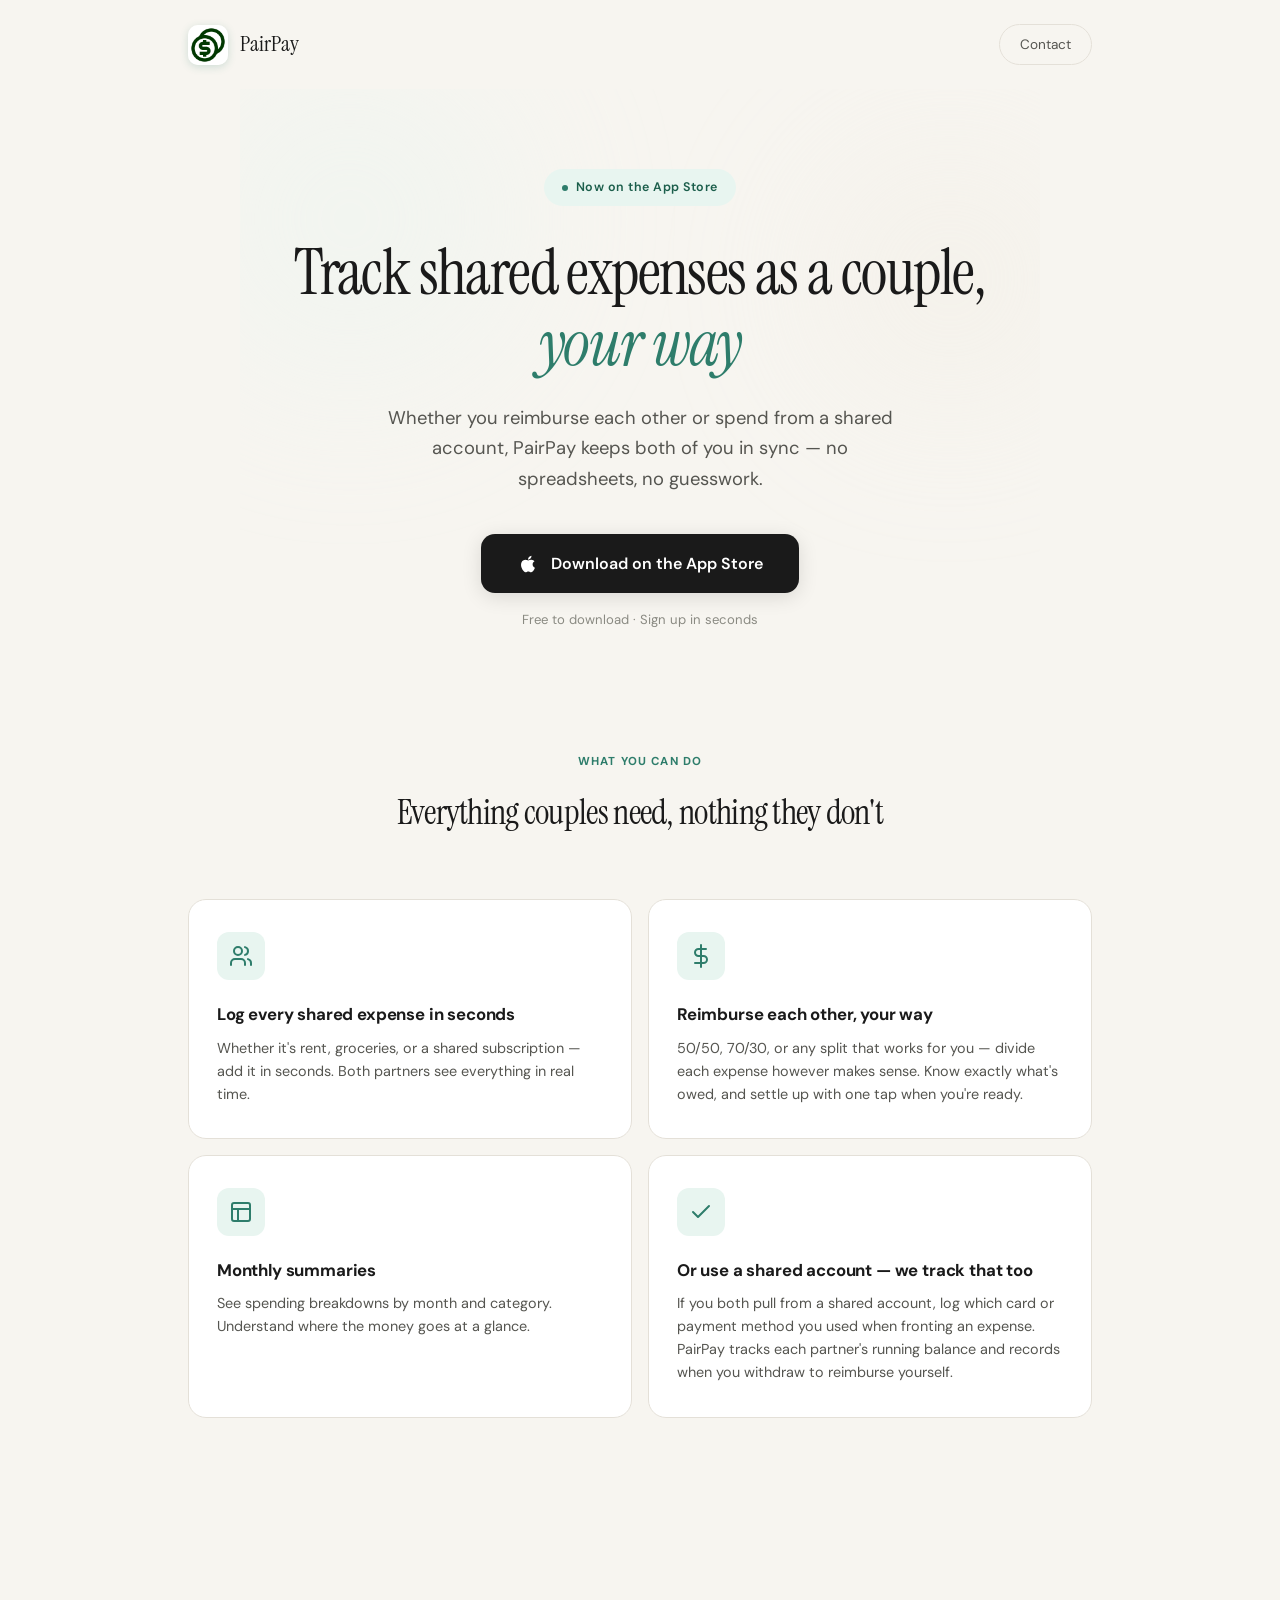
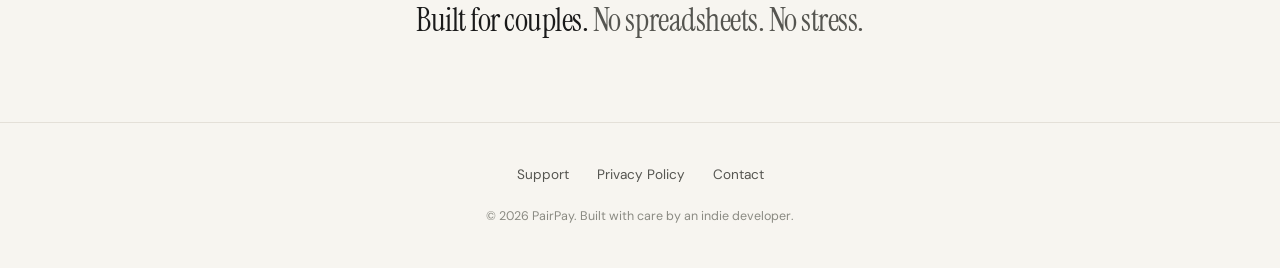
<file: index.html>
<!DOCTYPE html>
<html lang="en">
<head>
  <meta charset="UTF-8">
  <meta name="viewport" content="width=device-width, initial-scale=1.0">
  <title>PairPay — Track shared expenses as a couple, your way</title>
  <meta name="description" content="PairPay helps couples track shared expenses — whether you reimburse each other or spend from a shared account.">
  <link rel="preconnect" href="https://fonts.googleapis.com">
  <link rel="preconnect" href="https://fonts.gstatic.com" crossorigin>
  <link href="https://fonts.googleapis.com/css2?family=DM+Sans:ital,opsz,wght@0,9..40,400;0,9..40,500;0,9..40,600;0,9..40,700;1,9..40,400&family=Instrument+Serif:ital@0;1&display=swap" rel="stylesheet">
  <link rel="stylesheet" href="home-styles.css">
</head>
<body>

  <!-- Nav -->
  <nav class="nav">
    <div class="container nav-inner">
      <a href="#" class="nav-brand">
        <img src="pairpay app icon.jpg" alt="PairPay" class="nav-logo">
        <span class="nav-wordmark">PairPay</span>
      </a>
      <a href="mailto:pairpayteam@gmail.com" class="nav-contact">Contact</a>
    </div>
  </nav>

  <!-- Hero -->
  <section class="hero">
    <div class="hero-bg">
      <div class="blob blob-1"></div>
      <div class="blob blob-2"></div>
    </div>
    <div class="container">
      <div class="hero-badge animate delay-1">
        <span class="hero-badge-dot"></span>
        Now on the App Store
      </div>
      <h1 class="animate delay-2">Track shared expenses as a couple, <em>your way</em></h1>
      <p class="hero-sub animate delay-3">Whether you reimburse each other or spend from a shared account, PairPay keeps both of you in sync — no spreadsheets, no guesswork.</p>
      <a href="https://apps.apple.com/us/app/pairpay/id6761149047" class="hero-cta animate delay-4">
        <svg viewBox="0 0 24 24" fill="currentColor" xmlns="http://www.w3.org/2000/svg">
          <path d="M17.05 20.28c-.98.95-2.05.8-3.08.35-1.09-.46-2.09-.48-3.24 0-1.44.62-2.2.44-3.06-.35C2.79 15.25 3.51 7.59 9.05 7.31c1.35.07 2.29.74 3.08.8 1.18-.24 2.31-.93 3.57-.84 1.51.12 2.65.72 3.4 1.8-3.12 1.87-2.38 5.98.48 7.13-.57 1.5-1.31 2.99-2.54 4.09zM12.03 7.25c-.15-2.23 1.66-4.07 3.74-4.25.29 2.58-2.34 4.5-3.74 4.25z"/>
        </svg>
        Download on the App Store
      </a>
      <p class="hero-note animate delay-5">Free to download · Sign up in seconds</p>
    </div>
  </section>

  <!-- Features -->
  <section class="features">
    <div class="container">
      <div class="section-header scroll-reveal">
        <p class="section-tag">What you can do</p>
        <h2 class="section-title">Everything couples need, nothing they don't</h2>
      </div>
      <div class="feature-grid">

        <div class="feature-card scroll-reveal delay-1">
          <div class="feature-icon">
            <svg viewBox="0 0 24 24" fill="none" stroke="currentColor" stroke-width="2" stroke-linecap="round" stroke-linejoin="round">
              <path d="M16 21v-2a4 4 0 0 0-4-4H6a4 4 0 0 0-4 4v2"/>
              <circle cx="9" cy="7" r="4"/>
              <path d="M22 21v-2a4 4 0 0 0-3-3.87"/>
              <path d="M16 3.13a4 4 0 0 1 0 7.75"/>
            </svg>
          </div>
          <h3>Log every shared expense in seconds</h3>
          <p>Whether it's rent, groceries, or a shared subscription — add it in seconds. Both partners see everything in real time.</p>
        </div>

        <div class="feature-card scroll-reveal delay-2">
          <div class="feature-icon">
            <svg viewBox="0 0 24 24" fill="none" stroke="currentColor" stroke-width="2" stroke-linecap="round" stroke-linejoin="round">
              <line x1="12" y1="1" x2="12" y2="23"/>
              <path d="M17 5H9.5a3.5 3.5 0 0 0 0 7h5a3.5 3.5 0 0 1 0 7H6"/>
            </svg>
          </div>
          <h3>Reimburse each other, your way</h3>
          <p>50/50, 70/30, or any split that works for you — divide each expense however makes sense. Know exactly what's owed, and settle up with one tap when you're ready.</p>
        </div>

        <div class="feature-card scroll-reveal delay-3">
          <div class="feature-icon">
            <svg viewBox="0 0 24 24" fill="none" stroke="currentColor" stroke-width="2" stroke-linecap="round" stroke-linejoin="round">
              <rect x="3" y="3" width="18" height="18" rx="2"/>
              <path d="M3 9h18"/>
              <path d="M9 21V9"/>
            </svg>
          </div>
          <h3>Monthly summaries</h3>
          <p>See spending breakdowns by month and category. Understand where the money goes at a glance.</p>
        </div>

        <div class="feature-card scroll-reveal delay-4">
          <div class="feature-icon">
            <svg viewBox="0 0 24 24" fill="none" stroke="currentColor" stroke-width="2" stroke-linecap="round" stroke-linejoin="round">
              <polyline points="20 6 9 17 4 12"/>
            </svg>
          </div>
          <h3>Or use a shared account — we track that too</h3>
          <p>If you both pull from a shared account, log which card or payment method you used when fronting an expense. PairPay tracks each partner's running balance and records when you withdraw to reimburse yourself.</p>
        </div>

      </div>
    </div>
  </section>

  <!-- Tagline -->
  <section class="tagline scroll-reveal">
    <div class="container">
      <p class="tagline-text"><strong>Built for couples.</strong> No spreadsheets. No stress.</p>
    </div>
  </section>

  <!-- Footer -->
  <footer class="footer">
    <div class="container">
      <div class="footer-links">
        <a href="support/">Support</a>
        <a href="privacy-policy/">Privacy Policy</a>
        <a href="mailto:pairpayteam@gmail.com">Contact</a>
      </div>
      <p class="footer-copy">&copy; 2026 PairPay. Built with care by an indie developer.</p>
    </div>
  </footer>

  <script src="home-script.js"></script>
</body>
</html>
</file>
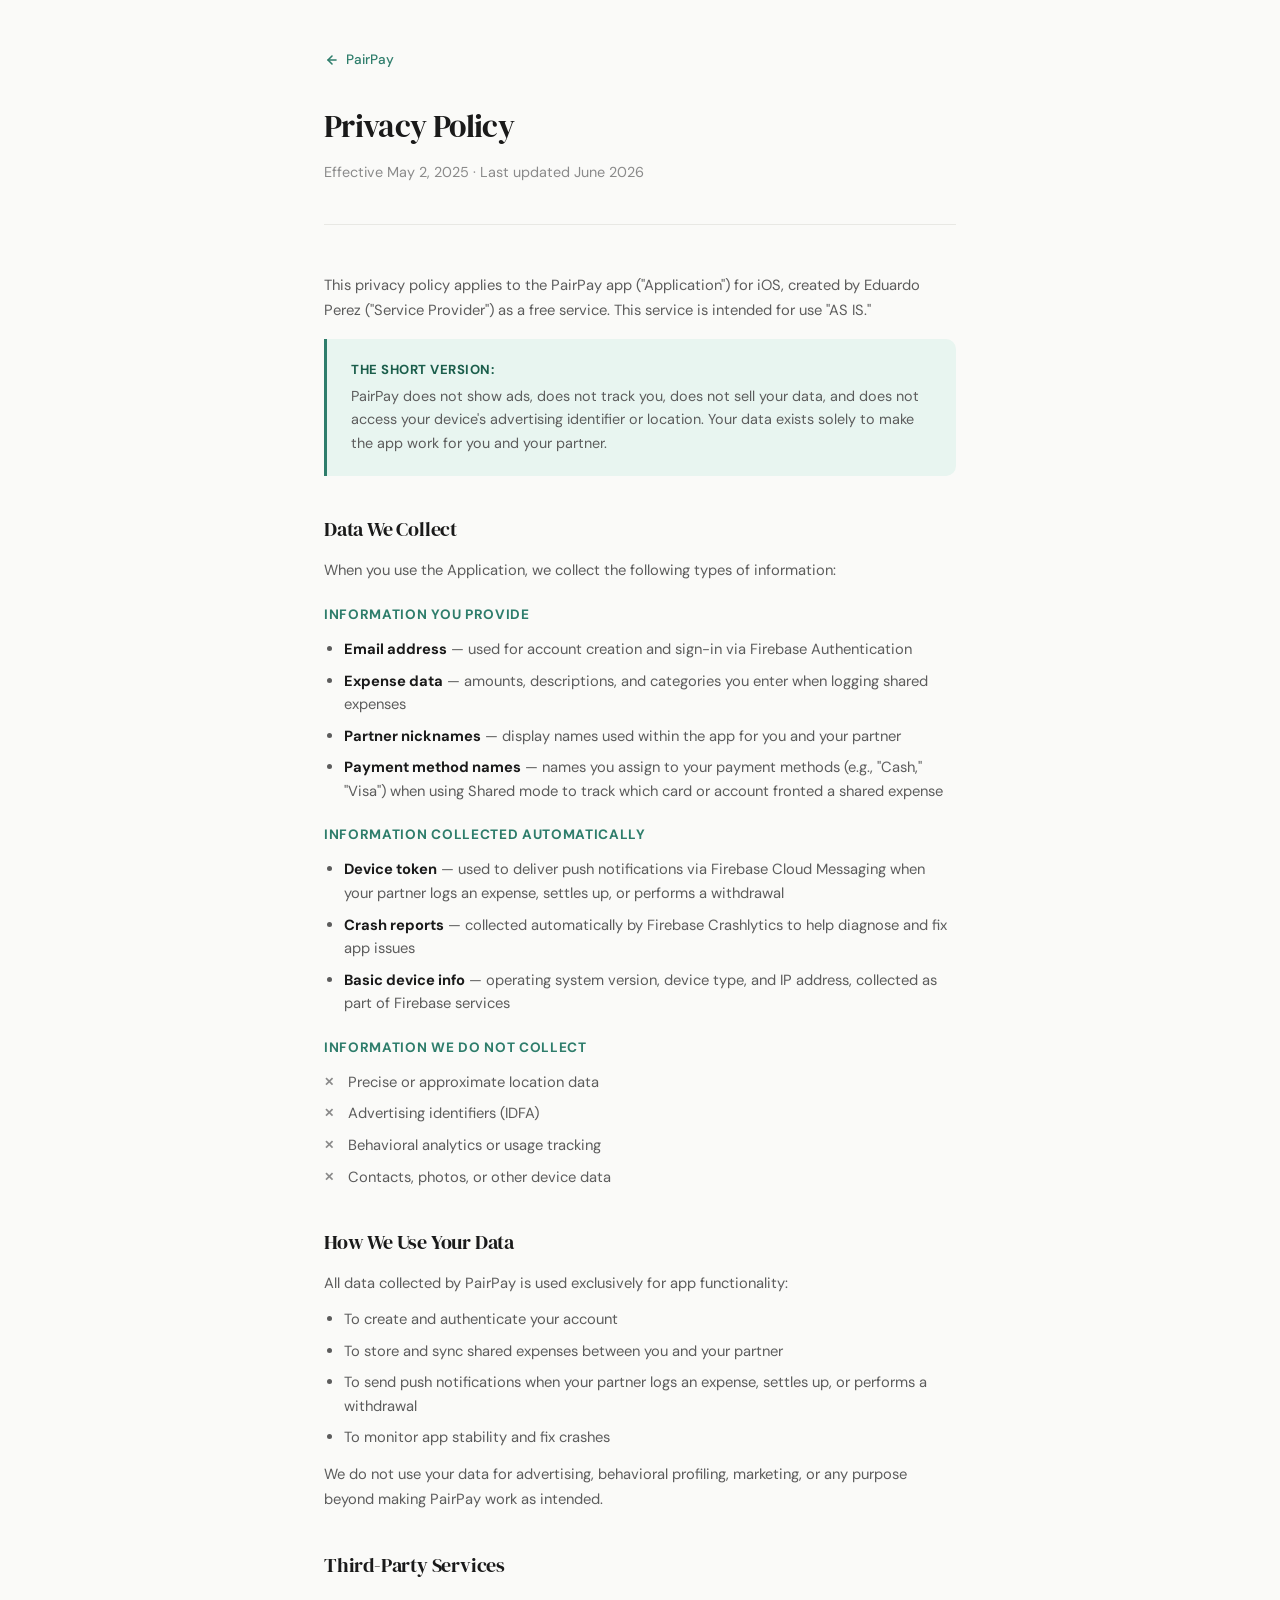
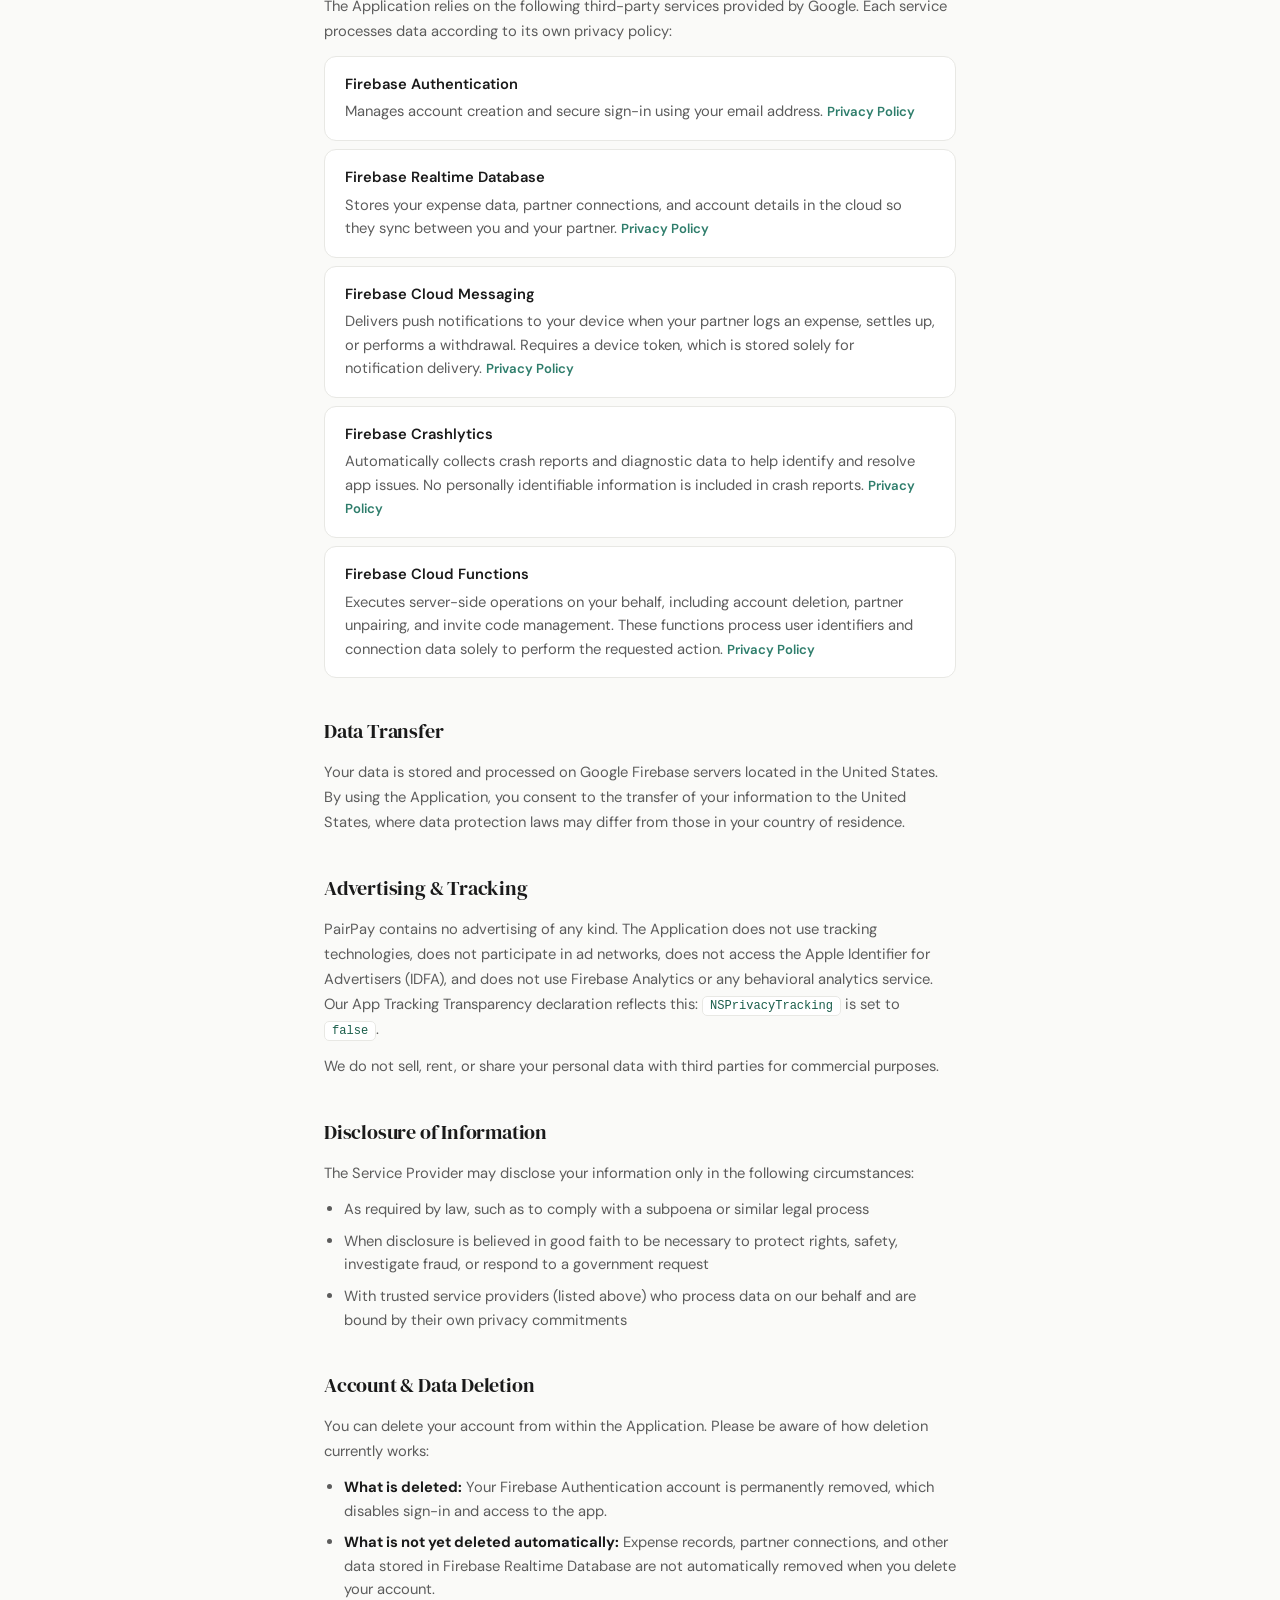
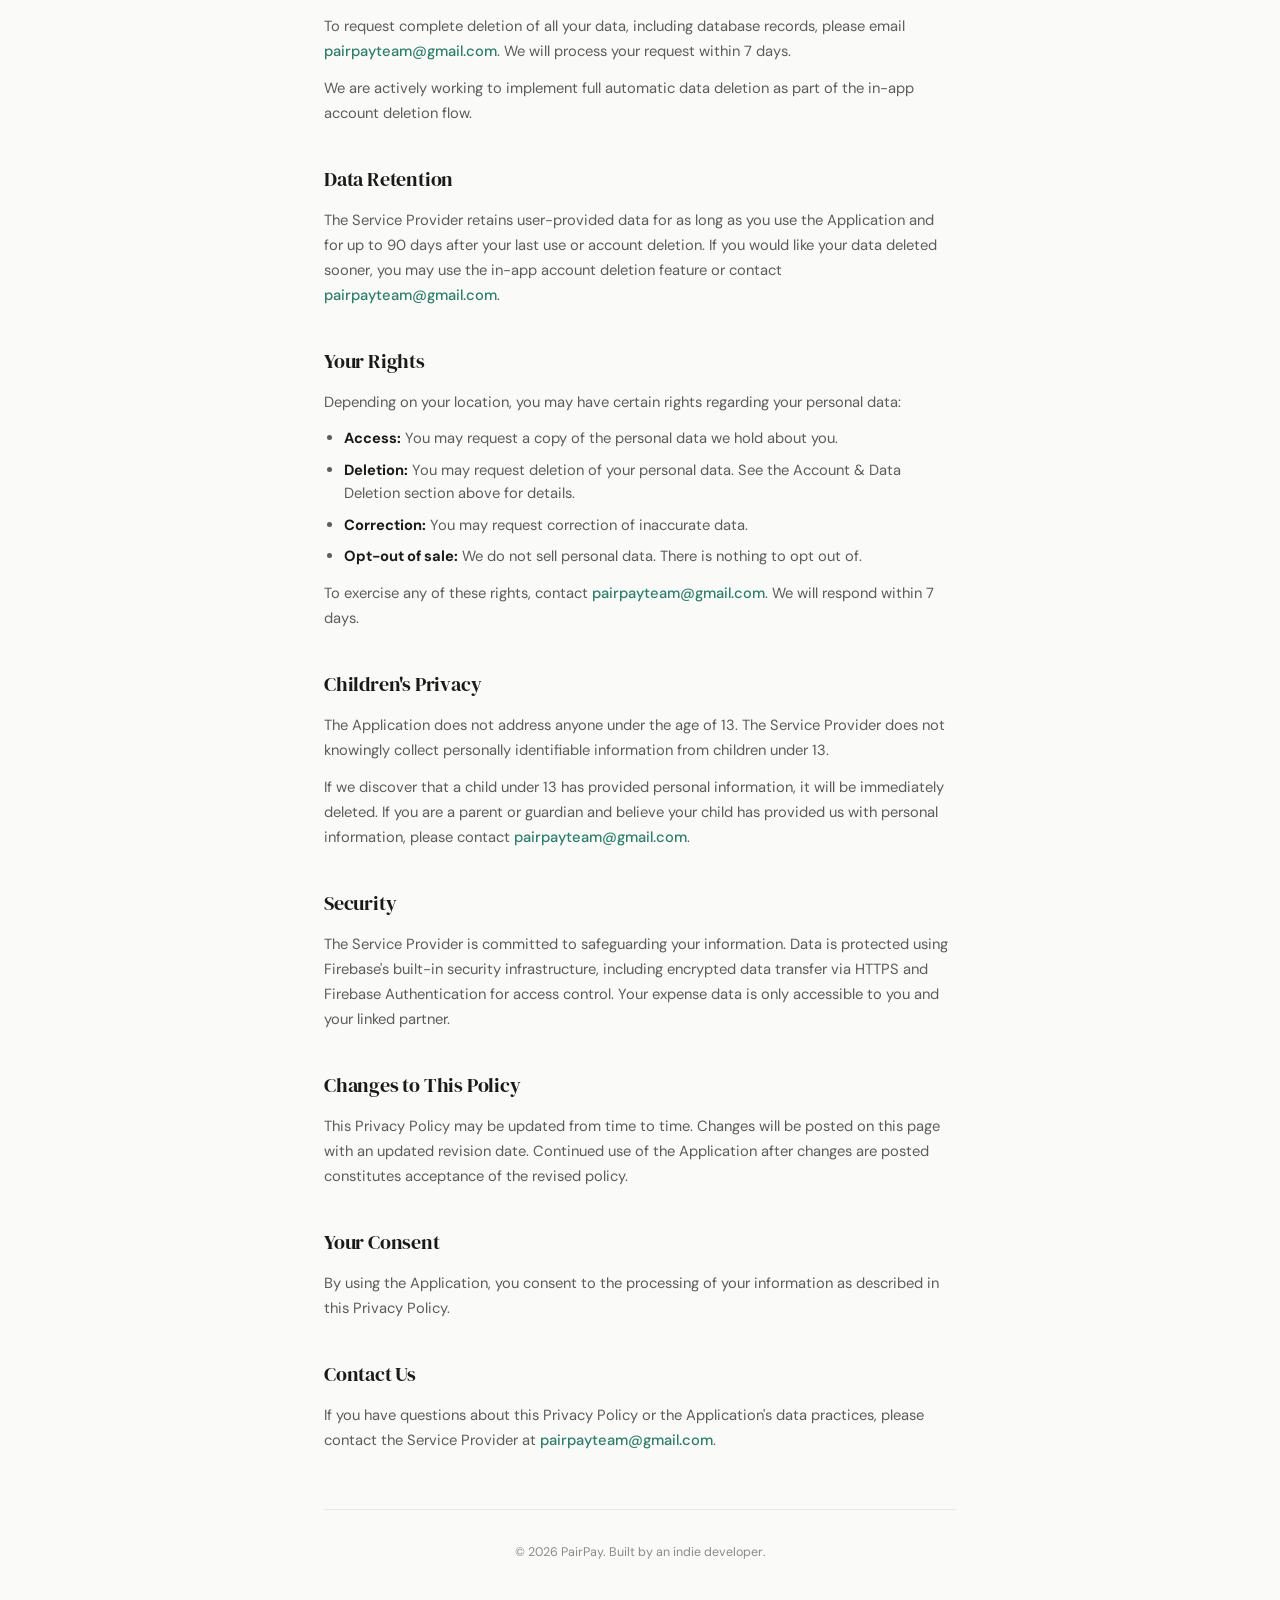
<file: privacy-policy/index.html>
<!DOCTYPE html>
<html lang="en">
<head>
  <meta charset="UTF-8">
  <meta name="viewport" content="width=device-width, initial-scale=1.0">
  <title>PairPay — Privacy Policy</title>
  <link rel="preconnect" href="https://fonts.googleapis.com">
  <link rel="preconnect" href="https://fonts.gstatic.com" crossorigin>
  <link href="https://fonts.googleapis.com/css2?family=DM+Sans:ital,opsz,wght@0,9..40,400;0,9..40,500;0,9..40,600;0,9..40,700;1,9..40,400&family=DM+Serif+Display&display=swap" rel="stylesheet">
  <link rel="stylesheet" href="privacy-styles.css">
</head>
<body>
  <div class="page">

    <!-- Header -->
    <header class="header">
      <a href="https://pairpay.github.io/" class="back-link">
        <svg viewBox="0 0 20 20" fill="none" stroke="currentColor" stroke-width="2" stroke-linecap="round" stroke-linejoin="round"><path d="M15 10H5"/><path d="M10 5l-5 5 5 5"/></svg>
        PairPay
      </a>
      <h1>Privacy Policy</h1>
      <p class="subtitle">Effective May 2, 2025 · Last updated June 2026</p>
    </header>

    <!-- Intro -->
    <section class="section">
      <p>This privacy policy applies to the PairPay app ("Application") for iOS, created by Eduardo Perez ("Service Provider") as a free service. This service is intended for use "AS IS."</p>
      <div class="callout">
        <strong>The short version:</strong> PairPay does not show ads, does not track you, does not sell your data, and does not access your device's advertising identifier or location. Your data exists solely to make the app work for you and your partner.
      </div>
    </section>

    <!-- Data We Collect -->
    <section class="section">
      <h2>Data We Collect</h2>
      <p>When you use the Application, we collect the following types of information:</p>

      <h3>Information you provide</h3>
      <ul>
        <li><strong>Email address</strong> — used for account creation and sign-in via Firebase Authentication</li>
        <li><strong>Expense data</strong> — amounts, descriptions, and categories you enter when logging shared expenses</li>
        <li><strong>Partner nicknames</strong> — display names used within the app for you and your partner</li>
        <li><strong>Payment method names</strong> — names you assign to your payment methods (e.g., "Cash," "Visa") when using Shared mode to track which card or account fronted a shared expense</li>
      </ul>

      <h3>Information collected automatically</h3>
      <ul>
        <li><strong>Device token</strong> — used to deliver push notifications via Firebase Cloud Messaging when your partner logs an expense, settles up, or performs a withdrawal</li>
        <li><strong>Crash reports</strong> — collected automatically by Firebase Crashlytics to help diagnose and fix app issues</li>
        <li><strong>Basic device info</strong> — operating system version, device type, and IP address, collected as part of Firebase services</li>
      </ul>

      <h3>Information we do not collect</h3>
      <ul class="no-collect-list">
        <li>Precise or approximate location data</li>
        <li>Advertising identifiers (IDFA)</li>
        <li>Behavioral analytics or usage tracking</li>
        <li>Contacts, photos, or other device data</li>
      </ul>
    </section>

    <!-- How We Use Your Data -->
    <section class="section">
      <h2>How We Use Your Data</h2>
      <p>All data collected by PairPay is used exclusively for app functionality:</p>
      <ul>
        <li>To create and authenticate your account</li>
        <li>To store and sync shared expenses between you and your partner</li>
        <li>To send push notifications when your partner logs an expense, settles up, or performs a withdrawal</li>
        <li>To monitor app stability and fix crashes</li>
      </ul>
      <p>We do not use your data for advertising, behavioral profiling, marketing, or any purpose beyond making PairPay work as intended.</p>
    </section>

    <!-- Third-Party Services -->
    <section class="section">
      <h2>Third-Party Services</h2>
      <p>The Application relies on the following third-party services provided by Google. Each service processes data according to its own privacy policy:</p>
      <ul class="service-list">
        <li>
          <strong>Firebase Authentication</strong>
          Manages account creation and secure sign-in using your email address.
          <a href="https://firebase.google.com/support/privacy" target="_blank" rel="noopener noreferrer">Privacy Policy</a>
        </li>
        <li>
          <strong>Firebase Realtime Database</strong>
          Stores your expense data, partner connections, and account details in the cloud so they sync between you and your partner.
          <a href="https://firebase.google.com/support/privacy" target="_blank" rel="noopener noreferrer">Privacy Policy</a>
        </li>
        <li>
          <strong>Firebase Cloud Messaging</strong>
          Delivers push notifications to your device when your partner logs an expense, settles up, or performs a withdrawal. Requires a device token, which is stored solely for notification delivery.
          <a href="https://firebase.google.com/support/privacy" target="_blank" rel="noopener noreferrer">Privacy Policy</a>
        </li>
        <li>
          <strong>Firebase Crashlytics</strong>
          Automatically collects crash reports and diagnostic data to help identify and resolve app issues. No personally identifiable information is included in crash reports.
          <a href="https://firebase.google.com/support/privacy" target="_blank" rel="noopener noreferrer">Privacy Policy</a>
        </li>
        <li>
          <strong>Firebase Cloud Functions</strong>
          Executes server-side operations on your behalf, including account deletion, partner unpairing, and invite code management. These functions process user identifiers and connection data solely to perform the requested action.
          <a href="https://firebase.google.com/support/privacy" target="_blank" rel="noopener noreferrer">Privacy Policy</a>
        </li>
      </ul>
    </section>

    <!-- Data Transfer -->
    <section class="section">
      <h2>Data Transfer</h2>
      <p>Your data is stored and processed on Google Firebase servers located in the United States. By using the Application, you consent to the transfer of your information to the United States, where data protection laws may differ from those in your country of residence.</p>
    </section>

    <!-- No Advertising or Tracking -->
    <section class="section">
      <h2>Advertising &amp; Tracking</h2>
      <p>PairPay contains no advertising of any kind. The Application does not use tracking technologies, does not participate in ad networks, does not access the Apple Identifier for Advertisers (IDFA), and does not use Firebase Analytics or any behavioral analytics service. Our App Tracking Transparency declaration reflects this: <code>NSPrivacyTracking</code> is set to <code>false</code>.</p>
      <p>We do not sell, rent, or share your personal data with third parties for commercial purposes.</p>
    </section>

    <!-- Disclosure -->
    <section class="section">
      <h2>Disclosure of Information</h2>
      <p>The Service Provider may disclose your information only in the following circumstances:</p>
      <ul>
        <li>As required by law, such as to comply with a subpoena or similar legal process</li>
        <li>When disclosure is believed in good faith to be necessary to protect rights, safety, investigate fraud, or respond to a government request</li>
        <li>With trusted service providers (listed above) who process data on our behalf and are bound by their own privacy commitments</li>
      </ul>
    </section>

    <!-- Account & Data Deletion -->
    <section class="section">
      <h2>Account &amp; Data Deletion</h2>
      <p>You can delete your account from within the Application. Please be aware of how deletion currently works:</p>
      <ul>
        <li><strong>What is deleted:</strong> Your Firebase Authentication account is permanently removed, which disables sign-in and access to the app.</li>
        <li><strong>What is not yet deleted automatically:</strong> Expense records, partner connections, and other data stored in Firebase Realtime Database are not automatically removed when you delete your account.</li>
      </ul>
      <p>To request complete deletion of all your data, including database records, please email <a href="mailto:pairpayteam@gmail.com">pairpayteam@gmail.com</a>. We will process your request within 7 days.</p>
      <p>We are actively working to implement full automatic data deletion as part of the in-app account deletion flow.</p>
    </section>

    <!-- Data Retention -->
    <section class="section">
      <h2>Data Retention</h2>
      <p>The Service Provider retains user-provided data for as long as you use the Application and for up to 90 days after your last use or account deletion. If you would like your data deleted sooner, you may use the in-app account deletion feature or contact <a href="mailto:pairpayteam@gmail.com">pairpayteam@gmail.com</a>.</p>
    </section>

    <!-- Your Rights -->
    <section class="section">
      <h2>Your Rights</h2>
      <p>Depending on your location, you may have certain rights regarding your personal data:</p>
      <ul>
        <li><strong>Access:</strong> You may request a copy of the personal data we hold about you.</li>
        <li><strong>Deletion:</strong> You may request deletion of your personal data. See the Account &amp; Data Deletion section above for details.</li>
        <li><strong>Correction:</strong> You may request correction of inaccurate data.</li>
        <li><strong>Opt-out of sale:</strong> We do not sell personal data. There is nothing to opt out of.</li>
      </ul>
      <p>To exercise any of these rights, contact <a href="mailto:pairpayteam@gmail.com">pairpayteam@gmail.com</a>. We will respond within 7 days.</p>
    </section>

    <!-- Children -->
    <section class="section">
      <h2>Children's Privacy</h2>
      <p>The Application does not address anyone under the age of 13. The Service Provider does not knowingly collect personally identifiable information from children under 13.</p>
      <p>If we discover that a child under 13 has provided personal information, it will be immediately deleted. If you are a parent or guardian and believe your child has provided us with personal information, please contact <a href="mailto:pairpayteam@gmail.com">pairpayteam@gmail.com</a>.</p>
    </section>

    <!-- Security -->
    <section class="section">
      <h2>Security</h2>
      <p>The Service Provider is committed to safeguarding your information. Data is protected using Firebase's built-in security infrastructure, including encrypted data transfer via HTTPS and Firebase Authentication for access control. Your expense data is only accessible to you and your linked partner.</p>
    </section>

    <!-- Changes -->
    <section class="section">
      <h2>Changes to This Policy</h2>
      <p>This Privacy Policy may be updated from time to time. Changes will be posted on this page with an updated revision date. Continued use of the Application after changes are posted constitutes acceptance of the revised policy.</p>
    </section>

    <!-- Consent -->
    <section class="section">
      <h2>Your Consent</h2>
      <p>By using the Application, you consent to the processing of your information as described in this Privacy Policy.</p>
    </section>

    <!-- Contact -->
    <section class="section">
      <h2>Contact Us</h2>
      <p>If you have questions about this Privacy Policy or the Application's data practices, please contact the Service Provider at <a href="mailto:pairpayteam@gmail.com">pairpayteam@gmail.com</a>.</p>
    </section>

    <!-- Footer -->
    <footer class="footer">
      <p>&copy; 2026 PairPay. Built by an indie developer.</p>
    </footer>

  </div>
</body>
</html>
</file>
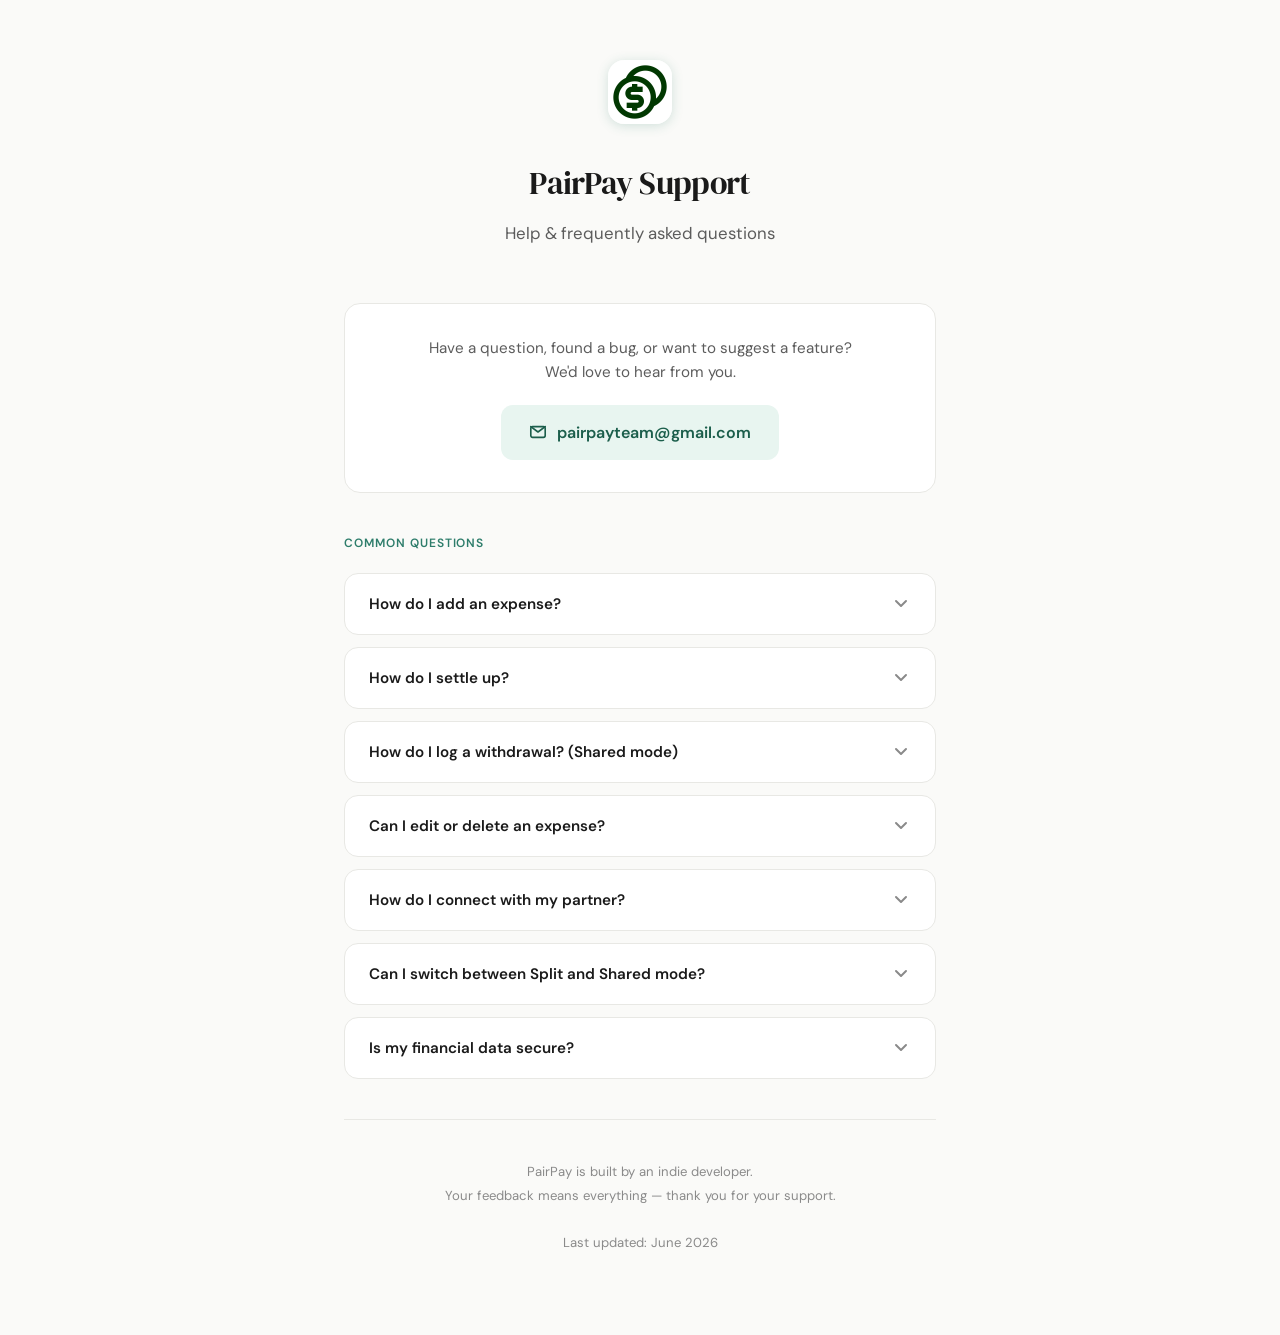
<file: support/index.html>
<!DOCTYPE html>
<html lang="en">
<head>
  <meta charset="UTF-8">
  <meta name="viewport" content="width=device-width, initial-scale=1.0">
  <title>PairPay — Support</title>
  <link rel="preconnect" href="https://fonts.googleapis.com">
  <link rel="preconnect" href="https://fonts.gstatic.com" crossorigin>
  <link href="https://fonts.googleapis.com/css2?family=DM+Sans:ital,opsz,wght@0,9..40,400;0,9..40,500;0,9..40,600;0,9..40,700;1,9..40,400&family=DM+Serif+Display&display=swap" rel="stylesheet">
  <link rel="stylesheet" href="styles.css">
</head>
<body>
  <div class="page">

    <!-- Header -->
    <header class="header">
      <img src="pairpay app icon.jpg" alt="PairPay" class="logo-mark">
      <h1>PairPay Support</h1>
      <p class="subtitle">Help &amp; frequently asked questions</p>
    </header>

    <!-- Contact -->
    <div class="contact-card">
      <p>Have a question, found a bug, or want to suggest a feature?<br>We'd love to hear from you.</p>
      <a href="mailto:pairpayteam@gmail.com" class="email-link">
        <svg viewBox="0 0 20 20" fill="none" stroke="currentColor" stroke-width="1.8" stroke-linecap="round" stroke-linejoin="round">
          <rect x="2" y="4" width="16" height="12" rx="2"/>
          <path d="M2 4l8 6 8-6"/>
        </svg>
        pairpayteam@gmail.com
      </a>
    </div>

    <!-- FAQ -->
    <div class="section">
      <p class="section-label">Common Questions</p>
      <div class="faq-list">

        <div class="faq-item">
          <button class="faq-question">
            How do I add an expense?
            <svg class="faq-chevron" viewBox="0 0 20 20" fill="none" stroke="currentColor" stroke-width="2" stroke-linecap="round" stroke-linejoin="round"><path d="M5 7l5 5 5-5"/></svg>
          </button>
          <div class="faq-answer">
            <p>Tap the + button, pick a category, and enter the amount. In Split mode, choose how the expense should be split between you. In Shared mode, select the payment method you used. Either way, the expense is logged as paid by you — hit save and you're done.</p>
          </div>
        </div>

        <div class="faq-item">
          <button class="faq-question">
            How do I settle up?
            <svg class="faq-chevron" viewBox="0 0 20 20" fill="none" stroke="currentColor" stroke-width="2" stroke-linecap="round" stroke-linejoin="round"><path d="M5 7l5 5 5-5"/></svg>
          </button>
          <div class="faq-answer">
            <p>In Split mode, head to the Consolidated tab and tap "Pay Up" to log a payment and reset your shared balance. In Shared mode, you reimburse yourself per payment method by logging a withdrawal instead — see below.</p>
          </div>
        </div>

        <div class="faq-item">
          <button class="faq-question">
            How do I log a withdrawal? (Shared mode)
            <svg class="faq-chevron" viewBox="0 0 20 20" fill="none" stroke="currentColor" stroke-width="2" stroke-linecap="round" stroke-linejoin="round"><path d="M5 7l5 5 5-5"/></svg>
          </button>
          <div class="faq-answer">
            <p>In Shared mode, when you're ready to reimburse yourself from your shared account, tap the withdrawal option for a payment method on the main screen. This records what you pulled from the shared account and resets that method's running balance to zero.</p>
          </div>
        </div>

        <div class="faq-item">
          <button class="faq-question">
            Can I edit or delete an expense?
            <svg class="faq-chevron" viewBox="0 0 20 20" fill="none" stroke="currentColor" stroke-width="2" stroke-linecap="round" stroke-linejoin="round"><path d="M5 7l5 5 5-5"/></svg>
          </button>
          <div class="faq-answer">
            <p>You can edit or delete any unsettled expense you logged yourself — your partner's expenses are always read-only. In Split mode, settled expenses are locked. In Shared mode, any expense included in a withdrawal is permanently frozen; corrections should be logged as a new expense.</p>
          </div>
        </div>

        <div class="faq-item">
          <button class="faq-question">
            How do I connect with my partner?
            <svg class="faq-chevron" viewBox="0 0 20 20" fill="none" stroke="currentColor" stroke-width="2" stroke-linecap="round" stroke-linejoin="round"><path d="M5 7l5 5 5-5"/></svg>
          </button>
          <div class="faq-answer">
            <p>During setup, one of you generates an invite code and shares it with your partner. Your partner enters the code to link your accounts. Once connected, you both see the same expenses and balances in real time.</p>
          </div>
        </div>

        <div class="faq-item">
          <button class="faq-question">
            Can I switch between Split and Shared mode?
            <svg class="faq-chevron" viewBox="0 0 20 20" fill="none" stroke="currentColor" stroke-width="2" stroke-linecap="round" stroke-linejoin="round"><path d="M5 7l5 5 5-5"/></svg>
          </button>
          <div class="faq-answer">
            <p>Yes — go to Account Settings to switch modes at any time. Your existing records stay intact when you switch, so nothing gets deleted.</p>
          </div>
        </div>

        <div class="faq-item">
          <button class="faq-question">
            Is my financial data secure?
            <svg class="faq-chevron" viewBox="0 0 20 20" fill="none" stroke="currentColor" stroke-width="2" stroke-linecap="round" stroke-linejoin="round"><path d="M5 7l5 5 5-5"/></svg>
          </button>
          <div class="faq-answer">
            <p>PairPay stores data securely using Firebase with authentication. Your expense data is only visible to you and your linked partner.</p>
          </div>
        </div>

      </div>
    </div>

    <!-- Footer -->
    <footer class="footer">
      <p>
        PairPay is built by an indie developer.<br>
        Your feedback means everything — thank you for your support.<br><br>
        Last updated: June 2026
      </p>
    </footer>

  </div>

  <script src="script.js"></script>
</body>
</html>
</file>
<file: home-styles.css>
:root {
  --bg: #F7F5F0;
  --surface: #FFFFFF;
  --text-primary: #1A1A1A;
  --text-secondary: #555550;
  --text-muted: #8A8A82;
  --accent: #2E7D6B;
  --accent-light: #E8F5F0;
  --accent-dark: #1B5E4B;
  --accent-glow: rgba(46, 125, 107, 0.12);
  --warm: #F0EBE1;
  --warm-dark: #E4DDD0;
  --border: #E4E0D8;
}

* { margin: 0; padding: 0; box-sizing: border-box; }

html { scroll-behavior: smooth; }

body {
  font-family: 'DM Sans', -apple-system, sans-serif;
  background: var(--bg);
  color: var(--text-primary);
  line-height: 1.7;
  -webkit-font-smoothing: antialiased;
  overflow-x: hidden;
}

/* ---- Animations ---- */
@keyframes fadeUp {
  from { opacity: 0; transform: translateY(28px); }
  to   { opacity: 1; transform: translateY(0); }
}

@keyframes fadeIn {
  from { opacity: 0; }
  to   { opacity: 1; }
}

@keyframes float {
  0%, 100% { transform: translateY(0); }
  50%      { transform: translateY(-8px); }
}

.animate {
  opacity: 0;
  animation: fadeUp 0.7s cubic-bezier(0.22, 1, 0.36, 1) forwards;
}

.delay-1 { animation-delay: 0.1s; }
.delay-2 { animation-delay: 0.22s; }
.delay-3 { animation-delay: 0.34s; }
.delay-4 { animation-delay: 0.46s; }
.delay-5 { animation-delay: 0.58s; }

/* ---- Layout ---- */
.container {
  max-width: 960px;
  margin: 0 auto;
  padding: 0 28px;
}

/* ---- Nav ---- */
.nav {
  padding: 24px 0;
  animation: fadeIn 0.5s ease forwards;
}

.nav-inner {
  display: flex;
  align-items: center;
  justify-content: space-between;
}

.nav-brand {
  display: flex;
  align-items: center;
  gap: 12px;
  text-decoration: none;
  color: var(--text-primary);
}

.nav-logo {
  width: 40px;
  height: 40px;
  border-radius: 10px;
  object-fit: cover;
  box-shadow: 0 2px 8px rgba(46, 125, 107, 0.2);
}

.nav-wordmark {
  font-family: 'Instrument Serif', serif;
  font-size: 1.35rem;
  font-weight: 400;
}

.nav-contact {
  font-size: 0.85rem;
  color: var(--text-secondary);
  text-decoration: none;
  padding: 8px 20px;
  border: 1px solid var(--border);
  border-radius: 100px;
  transition: all 0.2s ease;
}

.nav-contact:hover {
  background: var(--surface);
  border-color: var(--accent);
  color: var(--accent);
}

/* ---- Hero ---- */
.hero {
  padding: 80px 0 100px;
  text-align: center;
  position: relative;
}

.hero-badge {
  display: inline-flex;
  align-items: center;
  gap: 8px;
  background: var(--accent-light);
  color: var(--accent-dark);
  font-size: 0.78rem;
  font-weight: 600;
  letter-spacing: 0.04em;
  padding: 8px 18px;
  border-radius: 100px;
  margin-bottom: 32px;
}

.hero-badge-dot {
  width: 6px;
  height: 6px;
  background: var(--accent);
  border-radius: 50%;
}

.hero h1 {
  font-family: 'Instrument Serif', serif;
  font-size: clamp(2.6rem, 6vw, 4rem);
  font-weight: 400;
  line-height: 1.1;
  letter-spacing: -0.025em;
  margin-bottom: 24px;
  max-width: 700px;
  margin-left: auto;
  margin-right: auto;
}

.hero h1 em {
  font-style: italic;
  color: var(--accent);
}

.hero-sub {
  font-size: 1.15rem;
  color: var(--text-secondary);
  max-width: 520px;
  margin: 0 auto 40px;
  line-height: 1.65;
}

.hero-cta {
  display: inline-flex;
  align-items: center;
  gap: 12px;
  background: var(--text-primary);
  color: #fff;
  text-decoration: none;
  font-weight: 600;
  font-size: 1rem;
  padding: 16px 36px;
  border-radius: 14px;
  transition: all 0.25s ease;
  box-shadow: 0 4px 20px rgba(0,0,0,0.12);
}

.hero-cta:hover {
  transform: translateY(-2px);
  box-shadow: 0 8px 30px rgba(0,0,0,0.18);
  background: var(--accent-dark);
}

.hero-cta svg { width: 22px; height: 22px; }

.hero-note {
  margin-top: 16px;
  font-size: 0.82rem;
  color: var(--text-muted);
}

/* ---- Decorative blobs ---- */
.hero-bg {
  position: absolute;
  top: 0;
  left: 50%;
  transform: translateX(-50%);
  width: 100%;
  max-width: 800px;
  height: 100%;
  pointer-events: none;
  z-index: -1;
  overflow: hidden;
}

.blob {
  position: absolute;
  border-radius: 50%;
  filter: blur(80px);
  opacity: 0.35;
}

.blob-1 {
  width: 340px; height: 340px;
  background: var(--accent-light);
  top: -40px; left: -60px;
}

.blob-2 {
  width: 260px; height: 260px;
  background: var(--warm);
  top: 60px; right: -40px;
}

/* ---- Features ---- */
.features {
  padding: 20px 0 100px;
}

.section-header {
  text-align: center;
  margin-bottom: 56px;
}

.section-tag {
  font-size: 0.72rem;
  font-weight: 700;
  text-transform: uppercase;
  letter-spacing: 0.1em;
  color: var(--accent);
  margin-bottom: 12px;
}

.section-title {
  font-family: 'Instrument Serif', serif;
  font-size: clamp(1.6rem, 3.5vw, 2.2rem);
  font-weight: 400;
  letter-spacing: -0.02em;
}

.feature-grid {
  display: grid;
  grid-template-columns: repeat(2, 1fr);
  gap: 16px;
}

.feature-card {
  background: var(--surface);
  border: 1px solid var(--border);
  border-radius: 18px;
  padding: 32px 28px;
  transition: all 0.25s ease;
}

.feature-card:hover {
  transform: translateY(-3px);
  box-shadow: 0 8px 30px rgba(0,0,0,0.06);
  border-color: transparent;
}

.feature-icon {
  width: 48px;
  height: 48px;
  background: var(--accent-light);
  border-radius: 12px;
  display: flex;
  align-items: center;
  justify-content: center;
  margin-bottom: 20px;
}

.feature-icon svg {
  width: 24px;
  height: 24px;
  color: var(--accent);
}

.feature-card h3 {
  font-size: 1.05rem;
  font-weight: 700;
  margin-bottom: 8px;
  letter-spacing: -0.01em;
}

.feature-card p {
  font-size: 0.9rem;
  color: var(--text-secondary);
  line-height: 1.6;
}

.feature-card.coming-soon {
  background: linear-gradient(135deg, var(--warm) 0%, var(--bg) 100%);
  border-style: dashed;
}

.coming-soon-badge {
  display: inline-block;
  font-size: 0.68rem;
  font-weight: 700;
  text-transform: uppercase;
  letter-spacing: 0.06em;
  color: var(--accent);
  background: var(--accent-light);
  padding: 4px 10px;
  border-radius: 6px;
  margin-bottom: 16px;
}

/* ---- Tagline Banner ---- */
.tagline {
  padding: 80px 0;
  text-align: center;
}

.tagline-text {
  font-family: 'Instrument Serif', serif;
  font-size: clamp(1.5rem, 3.5vw, 2rem);
  font-weight: 400;
  color: var(--text-secondary);
  letter-spacing: -0.015em;
  line-height: 1.4;
}

.tagline-text strong {
  color: var(--text-primary);
  font-weight: 400;
}

/* ---- Footer ---- */
.footer {
  border-top: 1px solid var(--border);
  padding: 40px 0;
  text-align: center;
}

.footer-links {
  display: flex;
  justify-content: center;
  gap: 28px;
  margin-bottom: 20px;
}

.footer-links a {
  font-size: 0.85rem;
  color: var(--text-secondary);
  text-decoration: none;
  transition: color 0.2s ease;
}

.footer-links a:hover { color: var(--accent); }

.footer-copy {
  font-size: 0.78rem;
  color: var(--text-muted);
}

/* ---- Responsive ---- */
@media (max-width: 640px) {
  .hero { padding: 50px 0 70px; }
  .feature-grid { grid-template-columns: 1fr; }
  .features { padding: 20px 0 60px; }
  .tagline { padding: 50px 0; }
  .nav-contact { display: none; }
}
</file>
<file: privacy-policy/privacy-styles.css>
:root {
  --bg: #FAFAF8;
  --surface: #FFFFFF;
  --text-primary: #1A1A1A;
  --text-secondary: #5C5C5C;
  --text-muted: #8A8A8A;
  --accent: #2E7D6B;
  --accent-light: #E8F5F0;
  --accent-dark: #1B5E4B;
  --border: #E8E8E4;
}

* { margin: 0; padding: 0; box-sizing: border-box; }

body {
  font-family: 'DM Sans', -apple-system, sans-serif;
  background: var(--bg);
  color: var(--text-primary);
  line-height: 1.7;
  -webkit-font-smoothing: antialiased;
}

.page {
  max-width: 680px;
  margin: 0 auto;
  padding: 48px 24px 80px;
}

/* Header */
.header {
  margin-bottom: 48px;
  padding-bottom: 40px;
  border-bottom: 1px solid var(--border);
}

.back-link {
  display: inline-flex;
  align-items: center;
  gap: 6px;
  font-size: 0.85rem;
  font-weight: 500;
  color: var(--accent);
  text-decoration: none;
  margin-bottom: 28px;
  transition: opacity 0.2s ease;
}

.back-link:hover { opacity: 0.7; }

.back-link svg {
  width: 16px;
  height: 16px;
}

.header h1 {
  font-family: 'DM Serif Display', serif;
  font-size: 2rem;
  font-weight: 400;
  letter-spacing: -0.02em;
  margin-bottom: 6px;
}

.subtitle {
  font-size: 0.9rem;
  color: var(--text-muted);
}

/* Callout box */
.callout {
  background: var(--accent-light);
  border-left: 3px solid var(--accent);
  border-radius: 0 10px 10px 0;
  padding: 20px 24px;
  margin-top: 16px;
  font-size: 0.9rem;
  color: var(--text-secondary);
  line-height: 1.65;
}

.callout strong {
  color: var(--accent-dark);
  display: block;
  margin-bottom: 4px;
  font-size: 0.82rem;
  text-transform: uppercase;
  letter-spacing: 0.04em;
}

/* Sections */
.section {
  margin-bottom: 36px;
}

.section h2 {
  font-family: 'DM Serif Display', serif;
  font-size: 1.25rem;
  font-weight: 400;
  letter-spacing: -0.01em;
  margin-bottom: 12px;
  color: var(--text-primary);
}

.section h3 {
  font-size: 0.85rem;
  font-weight: 700;
  text-transform: uppercase;
  letter-spacing: 0.05em;
  color: var(--accent);
  margin-top: 20px;
  margin-bottom: 10px;
}

.section p {
  font-size: 0.92rem;
  color: var(--text-secondary);
  margin-bottom: 12px;
  line-height: 1.7;
}

.section p:last-child {
  margin-bottom: 0;
}

.section a {
  color: var(--accent);
  text-decoration: none;
  font-weight: 500;
  transition: color 0.15s ease;
}

.section a:hover {
  color: var(--accent-dark);
  text-decoration: underline;
}

.section code {
  font-family: 'SF Mono', 'Fira Code', monospace;
  font-size: 0.82em;
  background: var(--surface);
  border: 1px solid var(--border);
  padding: 2px 7px;
  border-radius: 5px;
  color: var(--accent-dark);
}

/* Lists */
.section ul {
  margin: 12px 0;
  padding-left: 20px;
}

.section ul li {
  font-size: 0.92rem;
  color: var(--text-secondary);
  margin-bottom: 8px;
  line-height: 1.6;
}

.section ul li:last-child {
  margin-bottom: 0;
}

.section ul li strong {
  color: var(--text-primary);
}

/* "We do not collect" list */
.no-collect-list {
  list-style: none;
  padding-left: 0 !important;
}

.no-collect-list li {
  position: relative;
  padding-left: 24px;
}

.no-collect-list li::before {
  content: '✕';
  position: absolute;
  left: 0;
  color: var(--text-muted);
  font-size: 0.78rem;
  font-weight: 700;
  top: 2px;
}

/* Service list (third-party) */
.service-list {
  list-style: none;
  padding-left: 0 !important;
}

.service-list li {
  background: var(--surface);
  border: 1px solid var(--border);
  border-radius: 12px;
  padding: 16px 20px;
  margin-bottom: 10px;
  font-size: 0.9rem;
  color: var(--text-secondary);
  line-height: 1.6;
}

.service-list li:last-child {
  margin-bottom: 0;
}

.service-list li strong {
  color: var(--text-primary);
  font-weight: 600;
  display: block;
  margin-bottom: 4px;
}

.service-list li a {
  font-size: 0.82rem;
  font-weight: 600;
}

/* Footer */
.footer {
  margin-top: 56px;
  padding-top: 32px;
  border-top: 1px solid var(--border);
  text-align: center;
}

.footer p {
  font-size: 0.78rem;
  color: var(--text-muted);
}

/* Mobile */
@media (max-width: 480px) {
  .page { padding: 32px 18px 60px; }
  .header h1 { font-size: 1.65rem; }
  .section h2 { font-size: 1.15rem; }
  .callout { padding: 16px 18px; }
  .service-list li { padding: 14px 16px; }
}
</file>
<file: support/styles.css>
:root {
  --bg: #FAFAF8;
  --surface: #FFFFFF;
  --text-primary: #1A1A1A;
  --text-secondary: #5C5C5C;
  --text-muted: #8A8A8A;
  --accent: #2E7D6B;
  --accent-light: #E8F5F0;
  --accent-dark: #1B5E4B;
  --border: #E8E8E4;
  --border-light: #F0F0EC;
}

* { margin: 0; padding: 0; box-sizing: border-box; }

body {
  font-family: 'DM Sans', -apple-system, sans-serif;
  background: var(--bg);
  color: var(--text-primary);
  line-height: 1.7;
  -webkit-font-smoothing: antialiased;
}

.page {
  max-width: 640px;
  margin: 0 auto;
  padding: 60px 24px 80px;
}

/* Header */
.header {
  text-align: center;
  margin-bottom: 56px;
}

.logo-mark {
  width: 64px;
  height: 64px;
  border-radius: 16px;
  object-fit: cover;
  margin-bottom: 24px;
  box-shadow: 0 2px 12px rgba(46, 125, 107, 0.2);
}

.header h1 {
  font-family: 'DM Serif Display', serif;
  font-size: 2rem;
  font-weight: 400;
  letter-spacing: -0.02em;
  margin-bottom: 8px;
  color: var(--text-primary);
}

.header .subtitle {
  font-size: 1.05rem;
  color: var(--text-secondary);
  font-weight: 400;
}

/* Contact Card */
.contact-card {
  background: var(--surface);
  border: 1px solid var(--border);
  border-radius: 16px;
  padding: 32px;
  margin-bottom: 40px;
  text-align: center;
}

.contact-card p {
  color: var(--text-secondary);
  font-size: 0.95rem;
  margin-bottom: 20px;
  line-height: 1.6;
}

.email-link {
  display: inline-flex;
  align-items: center;
  gap: 10px;
  background: var(--accent-light);
  color: var(--accent-dark);
  text-decoration: none;
  font-weight: 600;
  font-size: 1rem;
  padding: 14px 28px;
  border-radius: 12px;
  transition: all 0.2s ease;
}

.email-link:hover {
  background: var(--accent);
  color: #fff;
  transform: translateY(-1px);
  box-shadow: 0 4px 16px rgba(46, 125, 107, 0.25);
}

.email-link svg {
  width: 18px;
  height: 18px;
}

/* Section */
.section {
  margin-bottom: 40px;
}

.section-label {
  font-size: 0.75rem;
  font-weight: 600;
  text-transform: uppercase;
  letter-spacing: 0.08em;
  color: var(--accent);
  margin-bottom: 20px;
}

/* FAQ */
.faq-list {
  display: flex;
  flex-direction: column;
  gap: 12px;
}

.faq-item {
  background: var(--surface);
  border: 1px solid var(--border);
  border-radius: 14px;
  overflow: hidden;
  transition: border-color 0.2s ease;
}

.faq-item:hover {
  border-color: #D0D0CC;
}

.faq-question {
  display: flex;
  align-items: center;
  justify-content: space-between;
  padding: 20px 24px;
  cursor: pointer;
  font-weight: 600;
  font-size: 0.95rem;
  color: var(--text-primary);
  user-select: none;
  background: none;
  border: none;
  width: 100%;
  font-family: inherit;
  text-align: left;
  transition: background 0.15s ease;
}

.faq-question:hover {
  background: var(--border-light);
}

.faq-chevron {
  width: 20px;
  height: 20px;
  flex-shrink: 0;
  color: var(--text-muted);
  transition: transform 0.25s ease;
}

.faq-answer {
  max-height: 0;
  overflow: hidden;
  transition: max-height 0.3s ease;
}

.faq-item.open .faq-chevron {
  transform: rotate(180deg);
  color: var(--accent);
}

.faq-item.open .faq-answer {
  max-height: 200px;
}

.faq-answer p {
  padding: 0 24px 20px;
  color: var(--text-secondary);
  font-size: 0.92rem;
  line-height: 1.65;
}

/* Footer */
.footer {
  text-align: center;
  padding-top: 40px;
  border-top: 1px solid var(--border);
}

.footer p {
  font-size: 0.82rem;
  color: var(--text-muted);
  line-height: 1.8;
}

/* Mobile */
@media (max-width: 480px) {
  .page { padding: 40px 18px 60px; }
  .header h1 { font-size: 1.65rem; }
  .contact-card { padding: 24px 20px; }
  .faq-question { padding: 16px 18px; font-size: 0.9rem; }
  .faq-answer p { padding: 0 18px 16px; }
}
</file>
